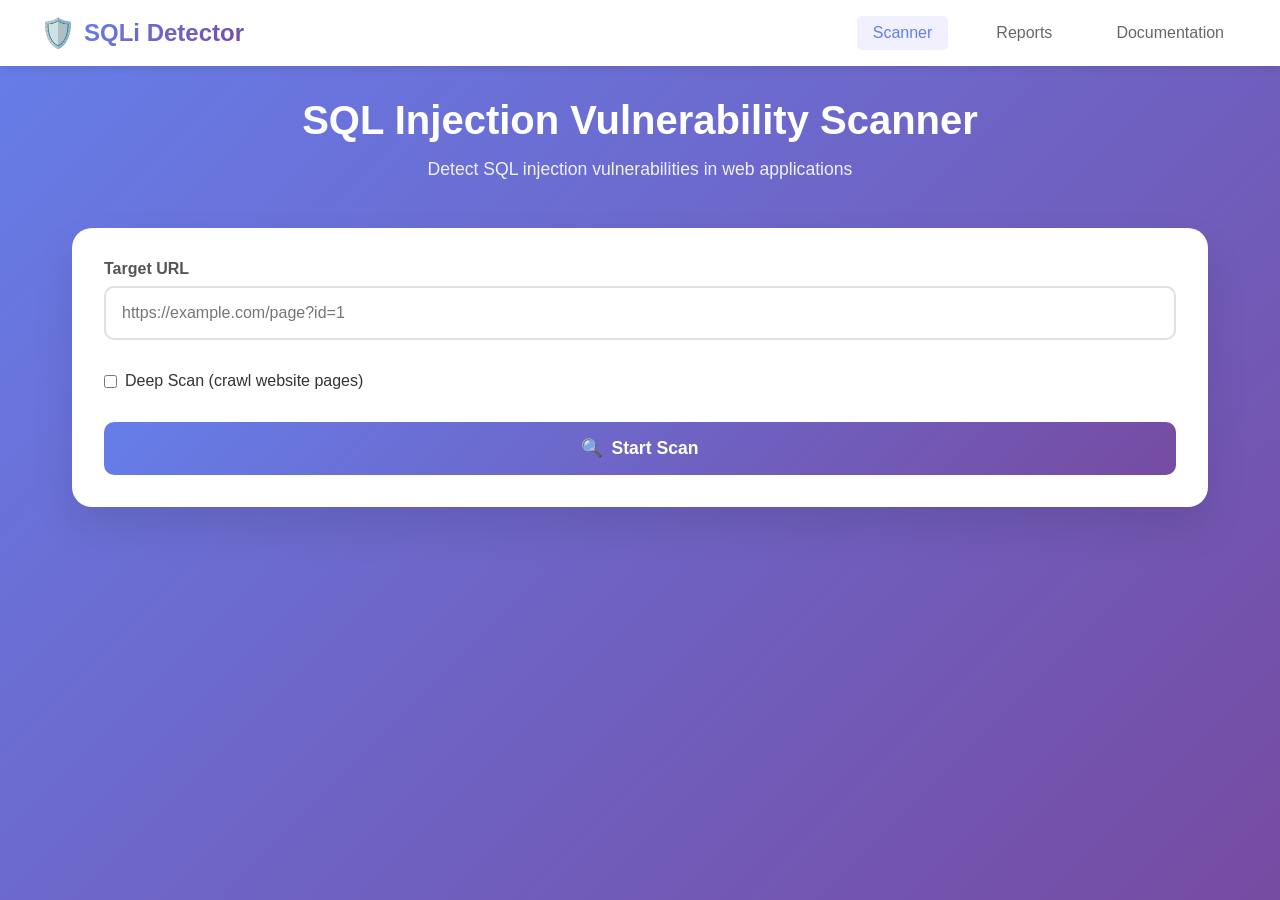
<file: reports/SQL Injection Detector/templates/index.html>
<!DOCTYPE html>
<html lang="en">
<head>
    <meta charset="UTF-8">
    <meta name="viewport" content="width=device-width, initial-scale=1.0">
    <title>SQL Injection Detector - Web Security Scanner</title>
    <style>
        * {
            margin: 0;
            padding: 0;
            box-sizing: border-box;
        }

        body {
            font-family: -apple-system, BlinkMacSystemFont, 'Segoe UI', Roboto, 'Helvetica Neue', Arial, sans-serif;
            background: linear-gradient(135deg, #667eea 0%, #764ba2 100%);
            min-height: 100vh;
            color: #333;
        }

        .navbar {
            background: white;
            box-shadow: 0 2px 10px rgba(0,0,0,0.1);
            padding: 1rem 2rem;
        }

        .nav-container {
            max-width: 1200px;
            margin: 0 auto;
            display: flex;
            justify-content: space-between;
            align-items: center;
        }

        .logo {
            display: flex;
            align-items: center;
            gap: 0.5rem;
            font-size: 1.5rem;
            font-weight: bold;
        }

        .logo-icon {
            font-size: 1.8rem;
        }

        .logo-text {
            background: linear-gradient(135deg, #667eea 0%, #764ba2 100%);
            -webkit-background-clip: text;
            -webkit-text-fill-color: transparent;
        }

        .nav-links {
            display: flex;
            gap: 2rem;
        }

        .nav-links a {
            text-decoration: none;
            color: #666;
            font-weight: 500;
            cursor: pointer;
            padding: 0.5rem 1rem;
            border-radius: 5px;
            transition: all 0.3s;
        }

        .nav-links a:hover,
        .nav-links a.active {
            color: #667eea;
            background: #f0f0ff;
        }

        .container {
            max-width: 1200px;
            margin: 2rem auto;
            padding: 0 2rem;
        }

        .hero {
            text-align: center;
            margin-bottom: 3rem;
        }

        .hero h1 {
            font-size: 2.5rem;
            color: white;
            margin-bottom: 1rem;
        }

        .hero p {
            font-size: 1.1rem;
            color: rgba(255,255,255,0.9);
        }

        .scan-card {
            background: white;
            border-radius: 20px;
            padding: 2rem;
            box-shadow: 0 20px 40px rgba(0,0,0,0.1);
            margin-bottom: 2rem;
        }

        .scan-form {
            display: flex;
            flex-direction: column;
            gap: 1.5rem;
        }

        .input-group {
            display: flex;
            flex-direction: column;
            gap: 0.5rem;
        }

        .input-group label {
            font-weight: 600;
            color: #555;
        }

        .url-input {
            padding: 1rem;
            border: 2px solid #e0e0e0;
            border-radius: 10px;
            font-size: 1rem;
            transition: border-color 0.3s;
        }

        .url-input:focus {
            outline: none;
            border-color: #667eea;
        }

        .scan-options {
            margin: 0.5rem 0;
        }

        .checkbox-label {
            display: flex;
            align-items: center;
            gap: 0.5rem;
            cursor: pointer;
        }

        .btn-primary {
            background: linear-gradient(135deg, #667eea 0%, #764ba2 100%);
            color: white;
            border: none;
            padding: 1rem;
            border-radius: 10px;
            font-size: 1.1rem;
            font-weight: 600;
            cursor: pointer;
            display: flex;
            align-items: center;
            justify-content: center;
            gap: 0.5rem;
            transition: transform 0.2s, box-shadow 0.2s;
        }

        .btn-primary:hover:not(:disabled) {
            transform: translateY(-2px);
            box-shadow: 0 10px 20px rgba(102,126,234,0.3);
        }

        .btn-primary:disabled {
            opacity: 0.6;
            cursor: not-allowed;
        }

        .scan-progress {
            margin-top: 2rem;
            padding: 1rem;
            background: #f8f9fa;
            border-radius: 10px;
        }

        .progress-bar {
            background: #e0e0e0;
            border-radius: 10px;
            overflow: hidden;
            height: 8px;
        }

        .progress-fill {
            background: linear-gradient(135deg, #667eea 0%, #764ba2 100%);
            height: 100%;
            width: 100%;
            animation: pulse 1s ease-in-out infinite;
        }

        @keyframes pulse {
            0%, 100% { opacity: 1; }
            50% { opacity: 0.5; }
        }

        .progress-text {
            text-align: center;
            margin-top: 0.5rem;
            color: #666;
        }

        .results-section {
            background: white;
            border-radius: 20px;
            padding: 2rem;
            animation: slideIn 0.5s ease-out;
        }

        @keyframes slideIn {
            from {
                opacity: 0;
                transform: translateY(20px);
            }
            to {
                opacity: 1;
                transform: translateY(0);
            }
        }

        .results-header {
            margin-bottom: 2rem;
        }

        .results-header h2 {
            margin-bottom: 1rem;
        }

        .results-stats {
            display: grid;
            grid-template-columns: repeat(auto-fit, minmax(200px, 1fr));
            gap: 1rem;
            margin-top: 1rem;
        }

        .stat-card {
            background: linear-gradient(135deg, #f5f7fa 0%, #c3cfe2 100%);
            padding: 1rem;
            border-radius: 10px;
            text-align: center;
        }

        .stat-card.critical {
            background: linear-gradient(135deg, #ff6b6b 0%, #ee5a24 100%);
            color: white;
        }

        .stat-card.high {
            background: linear-gradient(135deg, #feca57 0%, #ff9f43 100%);
            color: white;
        }

        .stat-value {
            font-size: 2rem;
            font-weight: 700;
        }

        .stat-label {
            font-size: 0.9rem;
            margin-top: 0.5rem;
        }

        .vulnerabilities-list {
            display: flex;
            flex-direction: column;
            gap: 1rem;
            margin-top: 2rem;
        }

        .vuln-card {
            background: #f8f9fa;
            border-left: 4px solid;
            padding: 1rem;
            border-radius: 8px;
            transition: transform 0.2s;
        }

        .vuln-card:hover {
            transform: translateX(5px);
        }

        .vuln-card.critical {
            border-left-color: #dc3545;
        }

        .vuln-card.high {
            border-left-color: #fd7e14;
        }

        .vuln-card.medium {
            border-left-color: #ffc107;
        }

        .vuln-header {
            display: flex;
            justify-content: space-between;
            align-items: center;
            margin-bottom: 0.5rem;
            flex-wrap: wrap;
            gap: 0.5rem;
        }

        .vuln-parameter {
            font-weight: 700;
            color: #333;
        }

        .vuln-badge {
            padding: 0.25rem 0.75rem;
            border-radius: 20px;
            font-size: 0.85rem;
            font-weight: 600;
        }

        .vuln-badge.critical {
            background: #dc3545;
            color: white;
        }

        .vuln-badge.high {
            background: #fd7e14;
            color: white;
        }

        .vuln-payload {
            background: #2d2d2d;
            color: #f8f8f2;
            padding: 0.5rem;
            border-radius: 5px;
            font-family: 'Courier New', monospace;
            font-size: 0.9rem;
            margin: 0.5rem 0;
            overflow-x: auto;
        }

        .vuln-evidence {
            color: #666;
            font-size: 0.9rem;
            margin-top: 0.5rem;
        }

        .reports-list {
            display: grid;
            gap: 1rem;
        }

        .report-card {
            background: white;
            border-radius: 10px;
            padding: 1rem;
            display: flex;
            justify-content: space-between;
            align-items: center;
            flex-wrap: wrap;
            gap: 1rem;
        }

        .report-info h4 {
            margin-bottom: 0.5rem;
        }

        .report-info p {
            color: #666;
            font-size: 0.9rem;
            margin: 0.25rem 0;
        }

        .report-actions {
            display: flex;
            gap: 0.5rem;
        }

        .btn-secondary {
            background: #f0f0f0;
            color: #666;
            border: none;
            padding: 0.5rem 1rem;
            border-radius: 5px;
            cursor: pointer;
            transition: background 0.3s;
        }

        .btn-secondary:hover {
            background: #e0e0e0;
        }

        .docs-content {
            display: grid;
            gap: 2rem;
        }

        .doc-card {
            background: white;
            border-radius: 15px;
            padding: 1.5rem;
        }

        .doc-card h3 {
            margin-bottom: 1rem;
            color: #667eea;
        }

        .doc-card ul {
            margin-left: 1.5rem;
            margin-top: 0.5rem;
        }

        .doc-card li {
            margin: 0.5rem 0;
            color: #666;
        }

        .toast {
            position: fixed;
            bottom: 20px;
            right: 20px;
            background: #333;
            color: white;
            padding: 1rem 1.5rem;
            border-radius: 10px;
            display: none;
            z-index: 1000;
            animation: slideInRight 0.3s ease-out;
        }

        @keyframes slideInRight {
            from {
                transform: translateX(100%);
                opacity: 0;
            }
            to {
                transform: translateX(0);
                opacity: 1;
            }
        }

        .loading {
            text-align: center;
            padding: 2rem;
            color: white;
        }

        .section {
            display: none;
        }

        .section.active {
            display: block;
        }

        @media (max-width: 768px) {
            .container {
                padding: 0 1rem;
            }
            
            .hero h1 {
                font-size: 1.8rem;
            }
            
            .results-stats {
                grid-template-columns: 1fr;
            }
            
            .nav-links {
                gap: 0.5rem;
            }
            
            .nav-links a {
                padding: 0.25rem 0.5rem;
                font-size: 0.9rem;
            }
        }
    </style>
</head>
<body>
    <nav class="navbar">
        <div class="nav-container">
            <div class="logo">
                <span class="logo-icon">🛡️</span>
                <span class="logo-text">SQLi Detector</span>
            </div>
            <div class="nav-links">
                <a class="active" onclick="showSection('scanner')">Scanner</a>
                <a onclick="showSection('reports')">Reports</a>
                <a onclick="showSection('docs')">Documentation</a>
            </div>
        </div>
    </nav>

    <div class="container">
        <!-- Scanner Section -->
        <div id="scannerSection" class="section active">
            <div class="hero">
                <h1>SQL Injection Vulnerability Scanner</h1>
                <p>Detect SQL injection vulnerabilities in web applications</p>
            </div>

            <div class="scan-card">
                <div class="scan-form">
                    <div class="input-group">
                        <label for="targetUrl">Target URL</label>
                        <input type="url" id="targetUrl" placeholder="https://example.com/page?id=1" class="url-input">
                    </div>
                    
                    <div class="scan-options">
                        <label class="checkbox-label">
                            <input type="checkbox" id="deepScan">
                            <span>Deep Scan (crawl website pages)</span>
                        </label>
                    </div>
                    
                    <button id="startScan" class="btn-primary">
                        <span>🔍</span>
                        Start Scan
                    </button>
                </div>
                
                <div id="scanProgress" class="scan-progress" style="display: none;">
                    <div class="progress-bar">
                        <div class="progress-fill"></div>
                    </div>
                    <p class="progress-text">Scanning in progress... This may take a few moments</p>
                </div>
            </div>

            <div id="results" class="results-section" style="display: none;">
                <div class="results-header">
                    <h2>Scan Results</h2>
                    <div class="results-stats">
                        <div class="stat-card">
                            <div class="stat-value" id="totalVulns">0</div>
                            <div class="stat-label">Vulnerabilities Found</div>
                        </div>
                        <div class="stat-card critical">
                            <div class="stat-value" id="criticalVulns">0</div>
                            <div class="stat-label">Critical</div>
                        </div>
                        <div class="stat-card high">
                            <div class="stat-value" id="highVulns">0</div>
                            <div class="stat-label">High Risk</div>
                        </div>
                    </div>
                </div>
                
                <div id="vulnerabilitiesList" class="vulnerabilities-list"></div>
            </div>
        </div>

        <!-- Reports Section -->
        <div id="reportsSection" class="section">
            <div class="hero">
                <h1>Scan Reports</h1>
                <p>View and download previous scan results</p>
            </div>
            
            <div id="reportsList" class="reports-list">
                <div class="loading">Loading reports...</div>
            </div>
        </div>

        <!-- Documentation Section -->
        <div id="docsSection" class="section">
            <div class="hero">
                <h1>Documentation</h1>
                <p>Learn how to use the SQL injection scanner effectively</p>
            </div>
            
            <div class="docs-content">
                <div class="doc-card">
                    <h3>⚠️ Legal Disclaimer</h3>
                    <p>This tool is for educational purposes and authorized testing only. Never scan websites without explicit permission.</p>
                </div>
                
                <div class="doc-card">
                    <h3>🎯 How It Works</h3>
                    <p>The scanner tests for SQL injection by:</p>
                    <ul>
                        <li>Injecting malicious payloads into parameters</li>
                        <li>Analyzing responses for database errors</li>
                        <li>Measuring response times for blind injection</li>
                        <li>Comparing response content for boolean-based detection</li>
                    </ul>
                </div>
                
                <div class="doc-card">
                    <h3>📝 Safe Testing Targets</h3>
                    <p>Use these for learning:</p>
                    <ul>
                        <li>http://testphp.vulnweb.com/ (Demo vulnerable site)</li>
                        <li>OWASP Juice Shop (localhost:3000)</li>
                        <li>Your own test applications</li>
                    </ul>
                </div>
            </div>
        </div>
    </div>

    <div id="toast" class="toast"></div>

    <script>
        // Section navigation
        function showSection(section) {
            // Hide all sections
            document.getElementById('scannerSection').classList.remove('active');
            document.getElementById('reportsSection').classList.remove('active');
            document.getElementById('docsSection').classList.remove('active');
            
            // Show selected section
            if (section === 'scanner') {
                document.getElementById('scannerSection').classList.add('active');
            } else if (section === 'reports') {
                document.getElementById('reportsSection').classList.add('active');
                loadReports();
            } else if (section === 'docs') {
                document.getElementById('docsSection').classList.add('active');
            }
            
            // Update active nav link
            const navLinks = document.querySelectorAll('.nav-links a');
            navLinks.forEach((link, index) => {
                if ((section === 'scanner' && index === 0) ||
                    (section === 'reports' && index === 1) ||
                    (section === 'docs' && index === 2)) {
                    link.classList.add('active');
                } else {
                    link.classList.remove('active');
                }
            });
        }
        
        // Show toast message
        function showToast(message, type = 'info') {
            const toast = document.getElementById('toast');
            toast.textContent = message;
            toast.style.display = 'block';
            toast.style.background = type === 'error' ? '#dc3545' : '#28a745';
            
            setTimeout(() => {
                toast.style.display = 'none';
            }, 3000);
        }
        
        // Escape HTML
        function escapeHtml(text) {
            const div = document.createElement('div');
            div.textContent = text;
            return div.innerHTML;
        }
        
        // Start Scan
        document.getElementById('startScan').addEventListener('click', async () => {
            const url = document.getElementById('targetUrl').value.trim();
            if (!url) {
                showToast('Please enter a URL to scan', 'error');
                return;
            }
            
            let targetUrl = url;
            if (!targetUrl.startsWith('http://') && !targetUrl.startsWith('https://')) {
                targetUrl = 'https://' + targetUrl;
            }
            
            const deepScan = document.getElementById('deepScan').checked;
            
            // Show progress
            document.getElementById('scanProgress').style.display = 'block';
            document.getElementById('startScan').disabled = true;
            document.getElementById('results').style.display = 'none';
            
            try {
                const response = await fetch('/api/scan', {
                    method: 'POST',
                    headers: { 'Content-Type': 'application/json' },
                    body: JSON.stringify({ url: targetUrl, deep_scan: deepScan })
                });
                
                const data = await response.json();
                
                if (data.error) {
                    showToast(data.error, 'error');
                    return;
                }
                
                if (data.success) {
                    displayResults(data);
                    showToast(`Scan completed! Found ${data.total_vulnerabilities} vulnerabilities`, 'success');
                } else {
                    showToast('Scan failed', 'error');
                }
            } catch (error) {
                showToast('Error connecting to server', 'error');
                console.error('Scan error:', error);
            } finally {
                document.getElementById('scanProgress').style.display = 'none';
                document.getElementById('startScan').disabled = false;
            }
        });
        
        // Display Results
        function displayResults(data) {
            const resultsSection = document.getElementById('results');
            resultsSection.style.display = 'block';
            
            // Update statistics
            const totalVulns = data.vulnerabilities.length;
            const criticalVulns = data.vulnerabilities.filter(v => v.severity === 'CRITICAL').length;
            const highVulns = data.vulnerabilities.filter(v => v.severity === 'HIGH').length;
            
            document.getElementById('totalVulns').textContent = totalVulns;
            document.getElementById('criticalVulns').textContent = criticalVulns;
            document.getElementById('highVulns').textContent = highVulns;
            
            // Display vulnerabilities
            const vulnList = document.getElementById('vulnerabilitiesList');
            
            if (totalVulns === 0) {
                vulnList.innerHTML = `
                    <div class="vuln-card">
                        <div style="text-align: center; padding: 2rem;">
                            <h3>✅ No SQL Injection Vulnerabilities Found</h3>
                            <p>The website appears to be secure against basic SQL injection attacks.</p>
                        </div>
                    </div>
                `;
                return;
            }
            
            vulnList.innerHTML = data.vulnerabilities.map(vuln => `
                <div class="vuln-card ${vuln.severity.toLowerCase()}">
                    <div class="vuln-header">
                        <span class="vuln-parameter">Parameter: ${escapeHtml(vuln.parameter)}</span>
                        <span class="vuln-badge ${vuln.severity.toLowerCase()}">${vuln.severity}</span>
                    </div>
                    <div class="vuln-header">
                        <span style="font-size: 0.9rem; color: #666;">Type: ${escapeHtml(vuln.type)}</span>
                        <span style="font-size: 0.9rem; color: #666;">Location: ${escapeHtml(vuln.location)}</span>
                    </div>
                    <div class="vuln-payload">
                        <strong>Payload:</strong> ${escapeHtml(vuln.payload)}
                    </div>
                    <div class="vuln-evidence">
                        <strong>Evidence:</strong> ${escapeHtml(vuln.evidence)}
                    </div>
                </div>
            `).join('');
            
            // Scroll to results
            resultsSection.scrollIntoView({ behavior: 'smooth' });
        }
        
        // Load Reports
        async function loadReports() {
            const reportsList = document.getElementById('reportsList');
            reportsList.innerHTML = '<div class="loading">Loading reports...</div>';
            
            try {
                const response = await fetch('/api/reports');
                const data = await response.json();
                
                if (data.reports && data.reports.length > 0) {
                    reportsList.innerHTML = data.reports.map(report => `
                        <div class="report-card">
                            <div class="report-info">
                                <h4>${escapeHtml(report.target)}</h4>
                                <p>Scan ID: ${escapeHtml(report.scan_id)}</p>
                                <p>Date: ${new Date(report.timestamp).toLocaleString()}</p>
                                <p>Found: ${report.vulnerabilities} vulnerabilities</p>
                            </div>
                            <div class="report-actions">
                                <button class="btn-secondary" onclick="viewReport('${report.filename}')">View</button>
                                <button class="btn-secondary" onclick="downloadReport('${report.filename}')">Download</button>
                            </div>
                        </div>
                    `).join('');
                } else {
                    reportsList.innerHTML = '<div class="loading">No reports found. Start a scan to generate reports.</div>';
                }
            } catch (error) {
                reportsList.innerHTML = '<div class="loading">Error loading reports</div>';
                console.error('Error loading reports:', error);
            }
        }
        
        // View Report
        window.viewReport = async (filename) => {
            try {
                const response = await fetch(`/api/reports/${filename}`);
                const data = await response.json();
                
                const reportContent = JSON.stringify(data, null, 2);
                const modal = document.createElement('div');
                modal.style.position = 'fixed';
                modal.style.top = '0';
                modal.style.left = '0';
                modal.style.width = '100%';
                modal.style.height = '100%';
                modal.style.backgroundColor = 'rgba(0,0,0,0.8)';
                modal.style.zIndex = '1000';
                modal.style.display = 'flex';
                modal.style.alignItems = 'center';
                modal.style.justifyContent = 'center';
                
                modal.innerHTML = `
                    <div style="background: white; border-radius: 10px; max-width: 90%; max-height: 90%; overflow: auto; padding: 2rem;">
                        <h2>Scan Report</h2>
                        <pre style="background: #f5f5f5; padding: 1rem; border-radius: 5px; overflow-x: auto; font-size: 12px;">${escapeHtml(reportContent)}</pre>
                        <button onclick="this.closest('div').parentElement.remove()" style="margin-top: 1rem; padding: 0.5rem 1rem; cursor: pointer;">Close</button>
                    </div>
                `;
                
                document.body.appendChild(modal);
            } catch (error) {
                showToast('Error loading report', 'error');
            }
        };
        
        // Download Report
        window.downloadReport = (filename) => {
            window.open(`/api/export/${filename}`, '_blank');
            showToast('Downloading report...', 'success');
        };
        
        // Initialize
        console.log('SQL Injection Detector loaded');
    </script>
</body>
</html>
</file>
